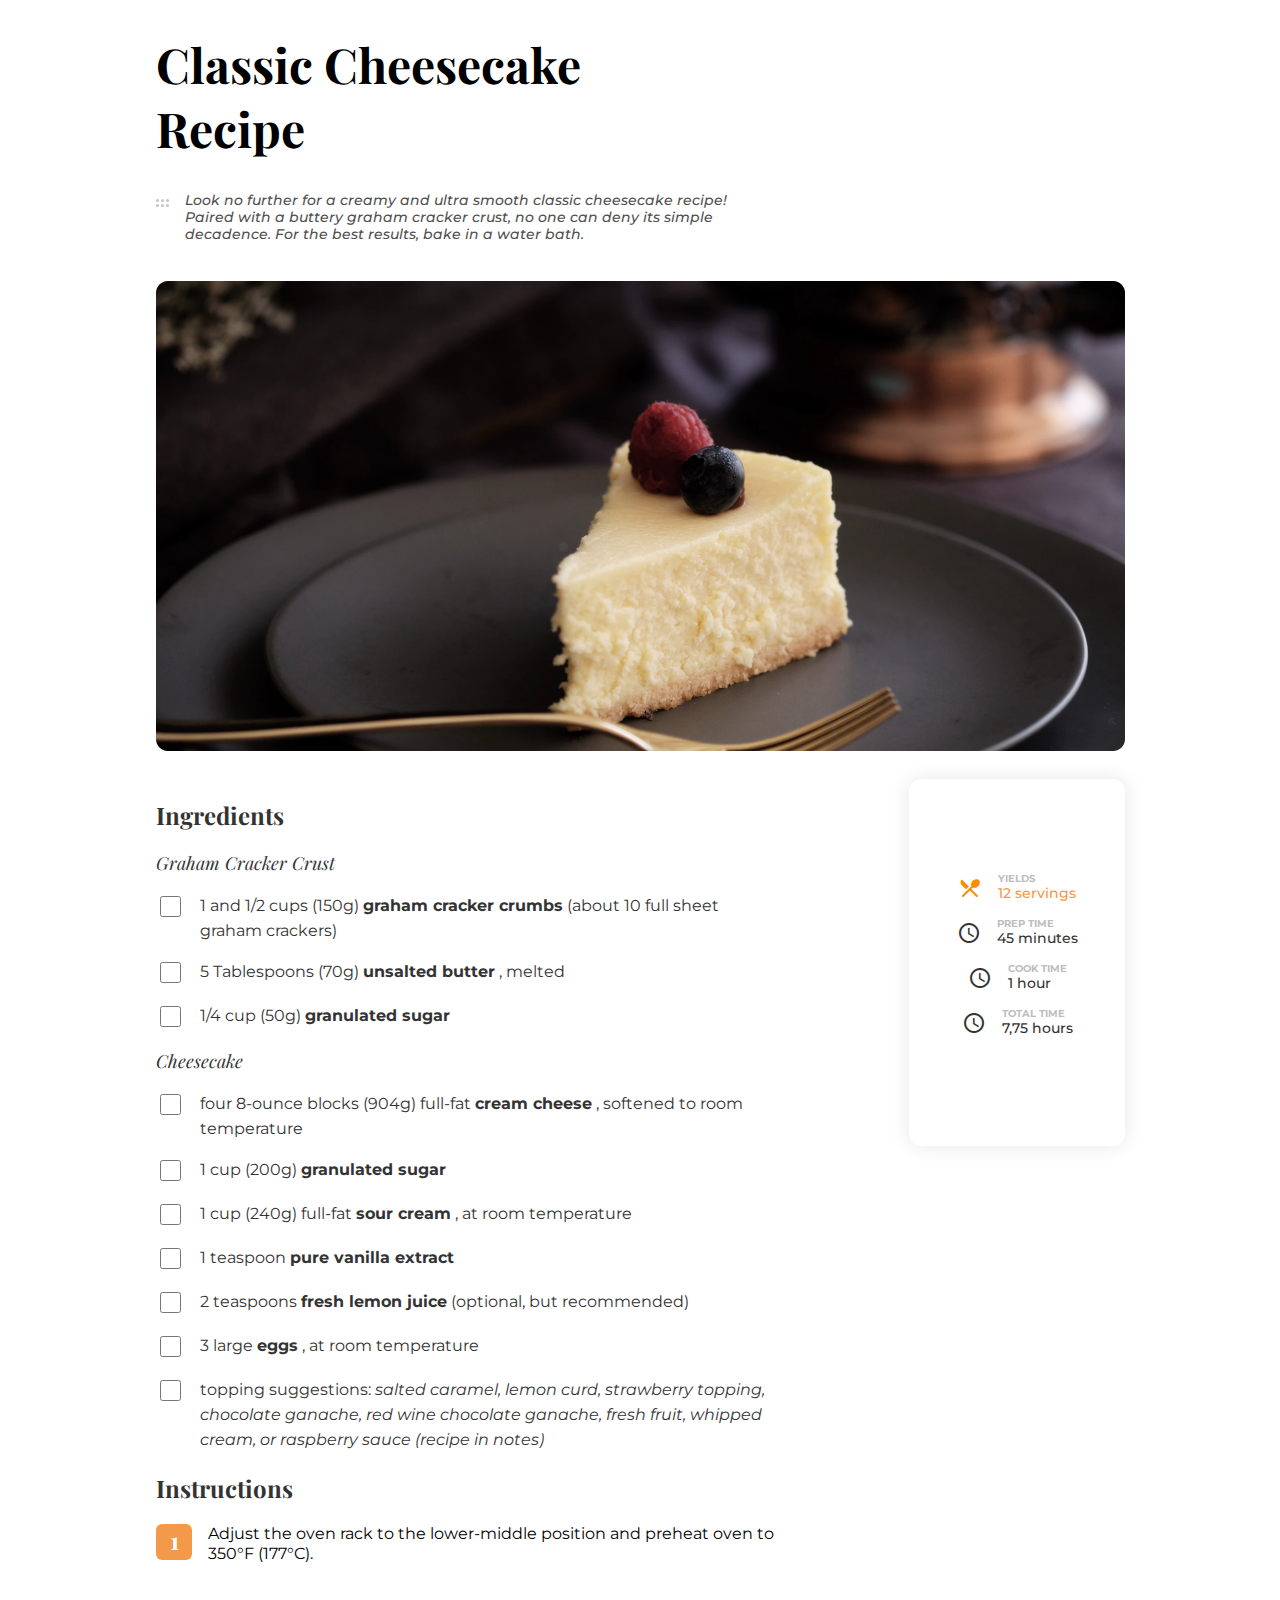
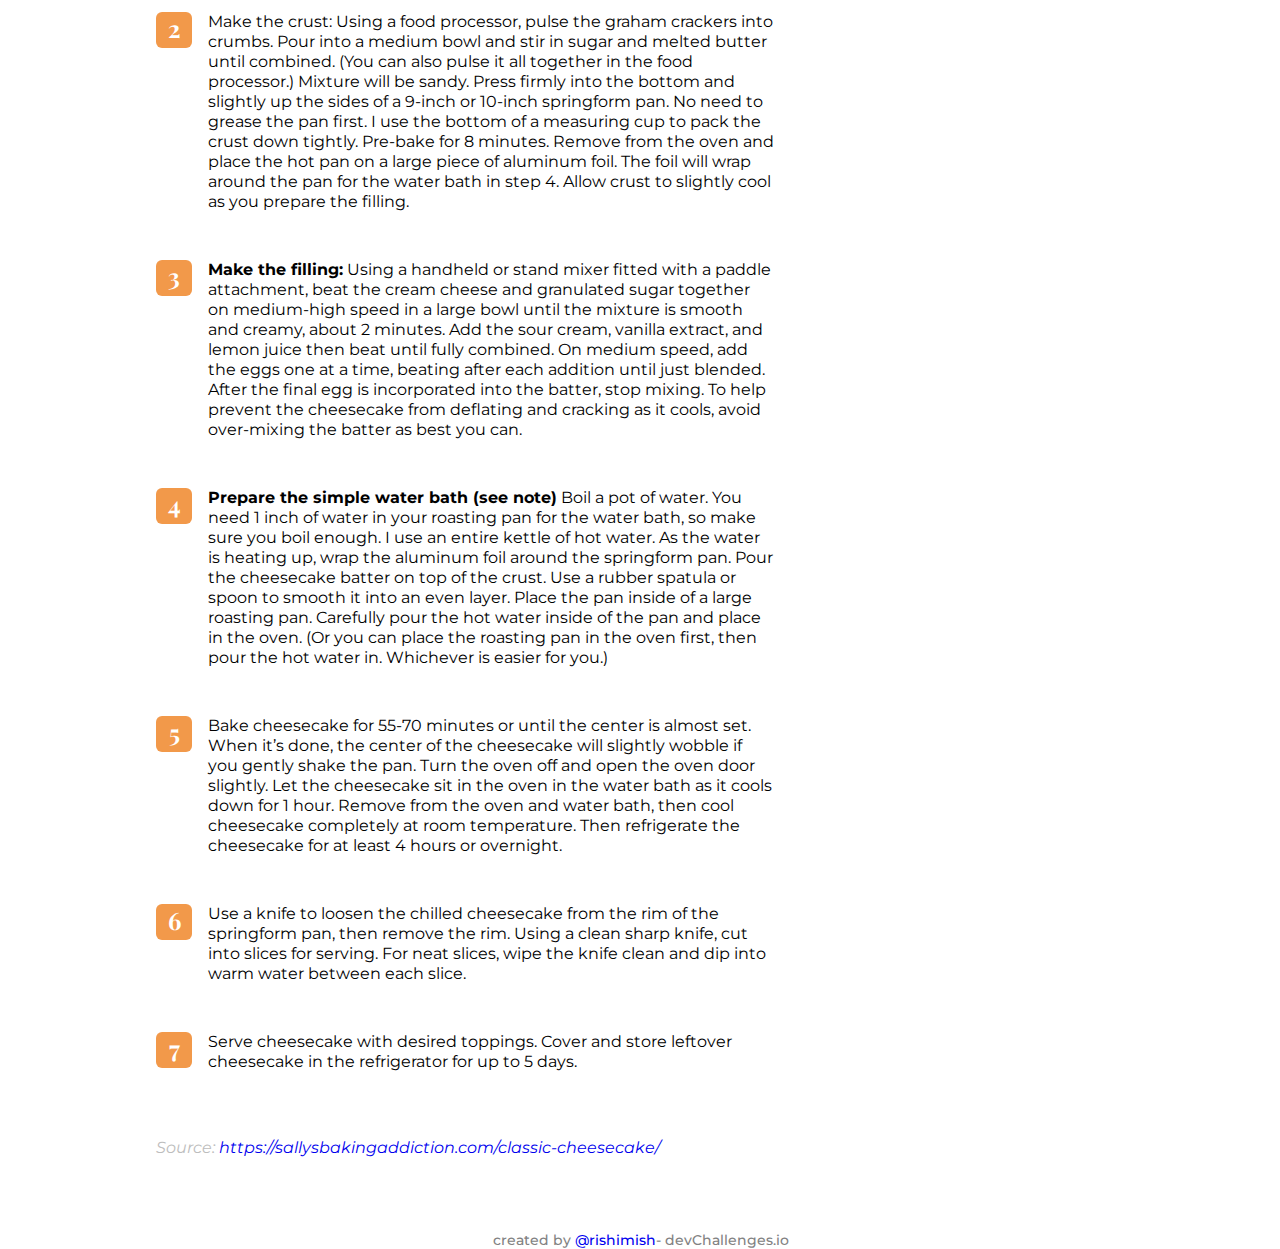
<file: index.html>
<!DOCTYPE html>
<html lang="en">
  <head>
    <meta charset="UTF-8" />
    <meta http-equiv="X-UA-Compatible" content="IE=edge" />
    <meta name="viewport" content="width=device-width, initial-scale=1.0" />
    <link rel="stylesheet" href="style.css" />
    <link
      href="https://fonts.googleapis.com/icon?family=Material+Icons"
      rel="stylesheet"
    />
    <title>Recipe Blog</title>
  </head>

  <body>
    <header class="header">
      <h1>Classic Cheesecake Recipe</h1>
      <div class="sub-heading">
        <img src="6dots.svg" alt="6dots" class="6-dots" />
        <p class="sub-heading-text">
          Look no further for a creamy and ultra smooth classic cheesecake
          recipe! Paired with a buttery graham cracker crust, no one can deny
          its simple decadence. For the best results, bake in a water bath.
        </p>
      </div>
    </header>
    <div class="main-img">
      <img src="photo1.png" alt="cake img" class="cake-img" />
    </div>
    <div class="sidebar">
      <div class="sidebar-main">
        <span class="material-icons orange600"> restaurant_menu </span>
        <div class="sidebar-sub-text">
          <p class="t1">Yields</p>
          <p class="t2">12 servings</p>
        </div>
      </div>
      <div class="sidebar-sub">
        <div class="sidebar-sub-section">
          <span class="material-icons md-36"> schedule </span>
          <div class="sidebar-sub-text">
            <p class="t1">Prep TIME</p>
            <p class="t2">45 minutes</p>
          </div>
        </div>
        <div class="sidebar-sub-section">
          <span class="material-icons md-36"> schedule </span>
          <div class="sidebar-sub-text">
            <p class="t1">Cook Time</p>
            <p class="t2">1 hour</p>
          </div>
        </div>
        <div class="sidebar-sub-section">
          <span class="material-icons md-36"> schedule </span>
          <div class="sidebar-sub-text">
            <p class="t1">Total Time</p>
            <p class="t2">7,75 hours</p>
          </div>
        </div>
      </div>
    </div>
    <main>
      <div>
        <h2>Ingredients</h2>
        <h3>Graham Cracker Crust</h3>
        <section class="ingredients">
          <div><input type="checkbox" class="checkbox" /></div>
          <p class="text">
            1 and 1/2 cups (150g) <strong>graham cracker crumbs</strong> (about
            10 full sheet graham crackers)
          </p>
        </section>
        <section class="ingredients">
          <div><input type="checkbox" class="checkbox" /></div>
          <p class="text">
            5 Tablespoons (70g) <strong>unsalted butter</strong> , melted
          </p>
        </section>
        <section class="ingredients">
          <div><input type="checkbox" class="checkbox" /></div>
          <p class="text">1/4 cup (50g) <strong>granulated sugar</strong></p>
        </section>

        <h3>Cheesecake</h3>
        <section class="ingredients">
          <div><input type="checkbox" class="checkbox" /></div>
          <p class="text">
            four 8-ounce blocks (904g) full-fat <strong>cream cheese</strong> ,
            softened to room temperature
          </p>
        </section>
        <section class="ingredients">
          <div><input type="checkbox" class="checkbox" /></div>
          <p class="text">1 cup (200g) <strong>granulated sugar</strong></p>
        </section>
        <section class="ingredients">
          <div><input type="checkbox" class="checkbox" /></div>
          <p class="text">
            1 cup (240g) full-fat <strong>sour cream</strong> , at room
            temperature
          </p>
        </section>
        <section class="ingredients">
          <div><input type="checkbox" class="checkbox" /></div>
          <p class="text">1 teaspoon <strong> pure vanilla extract</strong></p>
        </section>
        <section class="ingredients">
          <div><input type="checkbox" class="checkbox" /></div>
          <p class="text">
            2 teaspoons <strong>fresh lemon juice</strong> (optional, but
            recommended)
          </p>
        </section>
        <section class="ingredients">
          <div><input type="checkbox" class="checkbox" /></div>
          <p class="text">
            3 large <strong>eggs</strong> , at room temperature
          </p>
        </section>
        <section class="ingredients">
          <div><input type="checkbox" class="checkbox" /></div>
          <p class="text">
            topping suggestions:
            <i
              >salted caramel, lemon curd, strawberry topping, chocolate
              ganache, red wine chocolate ganache, fresh fruit, whipped cream,
              or raspberry sauce (recipe in notes)
            </i>
          </p>
        </section>
      </div>
      <div>
        <h2>Instructions</h2>
        <section class="instructions">
          <div class="box"><span class="num">1</span></div>
          <p class="text">
            Adjust the oven rack to the lower-middle position and preheat oven
            to 350°F (177°C).
          </p>
        </section>
        <section class="instructions">
          <div class="box"><span class="num">2</span></div>
          <p class="text">
            Make the crust: Using a food processor, pulse the graham crackers
            into crumbs. Pour into a medium bowl and stir in sugar and melted
            butter until combined. (You can also pulse it all together in the
            food processor.) Mixture will be sandy. Press firmly into the bottom
            and slightly up the sides of a 9-inch or 10-inch springform pan. No
            need to grease the pan first. I use the bottom of a measuring cup to
            pack the crust down tightly. Pre-bake for 8 minutes. Remove from the
            oven and place the hot pan on a large piece of aluminum foil. The
            foil will wrap around the pan for the water bath in step 4. Allow
            crust to slightly cool as you prepare the filling.
          </p>
        </section>
        <section class="instructions">
          <div class="box"><span class="num">3</span></div>
          <p class="text">
            <strong>Make the filling:</strong> Using a handheld or stand mixer
            fitted with a paddle attachment, beat the cream cheese and
            granulated sugar together on medium-high speed in a large bowl until
            the mixture is smooth and creamy, about 2 minutes. Add the sour
            cream, vanilla extract, and lemon juice then beat until fully
            combined. On medium speed, add the eggs one at a time, beating after
            each addition until just blended. After the final egg is
            incorporated into the batter, stop mixing. To help prevent the
            cheesecake from deflating and cracking as it cools, avoid
            over-mixing the batter as best you can.
          </p>
        </section>
        <section class="instructions">
          <div class="box"><span class="num">4</span></div>
          <p class="text">
            <strong>Prepare the simple water bath (see note)</strong> Boil a pot
            of water. You need 1 inch of water in your roasting pan for the
            water bath, so make sure you boil enough. I use an entire kettle of
            hot water. As the water is heating up, wrap the aluminum foil around
            the springform pan. Pour the cheesecake batter on top of the crust.
            Use a rubber spatula or spoon to smooth it into an even layer. Place
            the pan inside of a large roasting pan. Carefully pour the hot water
            inside of the pan and place in the oven. (Or you can place the
            roasting pan in the oven first, then pour the hot water in.
            Whichever is easier for you.)
          </p>
        </section>
        <section class="instructions">
          <div class="box"><span class="num">5</span></div>
          <p class="text">
            Bake cheesecake for 55-70 minutes or until the center is almost set.
            When it’s done, the center of the cheesecake will slightly wobble if
            you gently shake the pan. Turn the oven off and open the oven door
            slightly. Let the cheesecake sit in the oven in the water bath as it
            cools down for 1 hour. Remove from the oven and water bath, then
            cool cheesecake completely at room temperature. Then refrigerate the
            cheesecake for at least 4 hours or overnight.
          </p>
        </section>
        <section class="instructions">
          <div class="box"><span class="num">6</span></div>
          <p class="text">
            Use a knife to loosen the chilled cheesecake from the rim of the
            springform pan, then remove the rim. Using a clean sharp knife, cut
            into slices for serving. For neat slices, wipe the knife clean and
            dip into warm water between each slice.
          </p>
        </section>
        <section class="instructions">
          <div class="box"><span class="num">7</span></div>
          <p class="text">
            Serve cheesecake with desired toppings. Cover and store leftover
            cheesecake in the refrigerator for up to 5 days.
          </p>
        </section>
        <section class="instructions">
          <p class="last-text">
            Source:<a
              href="https://sallysbakingaddiction.com/classic-cheesecake/"
              target="_blank"
            >
              https://sallysbakingaddiction.com/classic-cheesecake/</a
            >
          </p>
        </section>
      </div>
    </main>

    <footer>
      created by
      <a href="https://github.com/rishimish" target="_blank">@rishimish</a>-
      devChallenges.io
    </footer>
  </body>
</html>
</file>
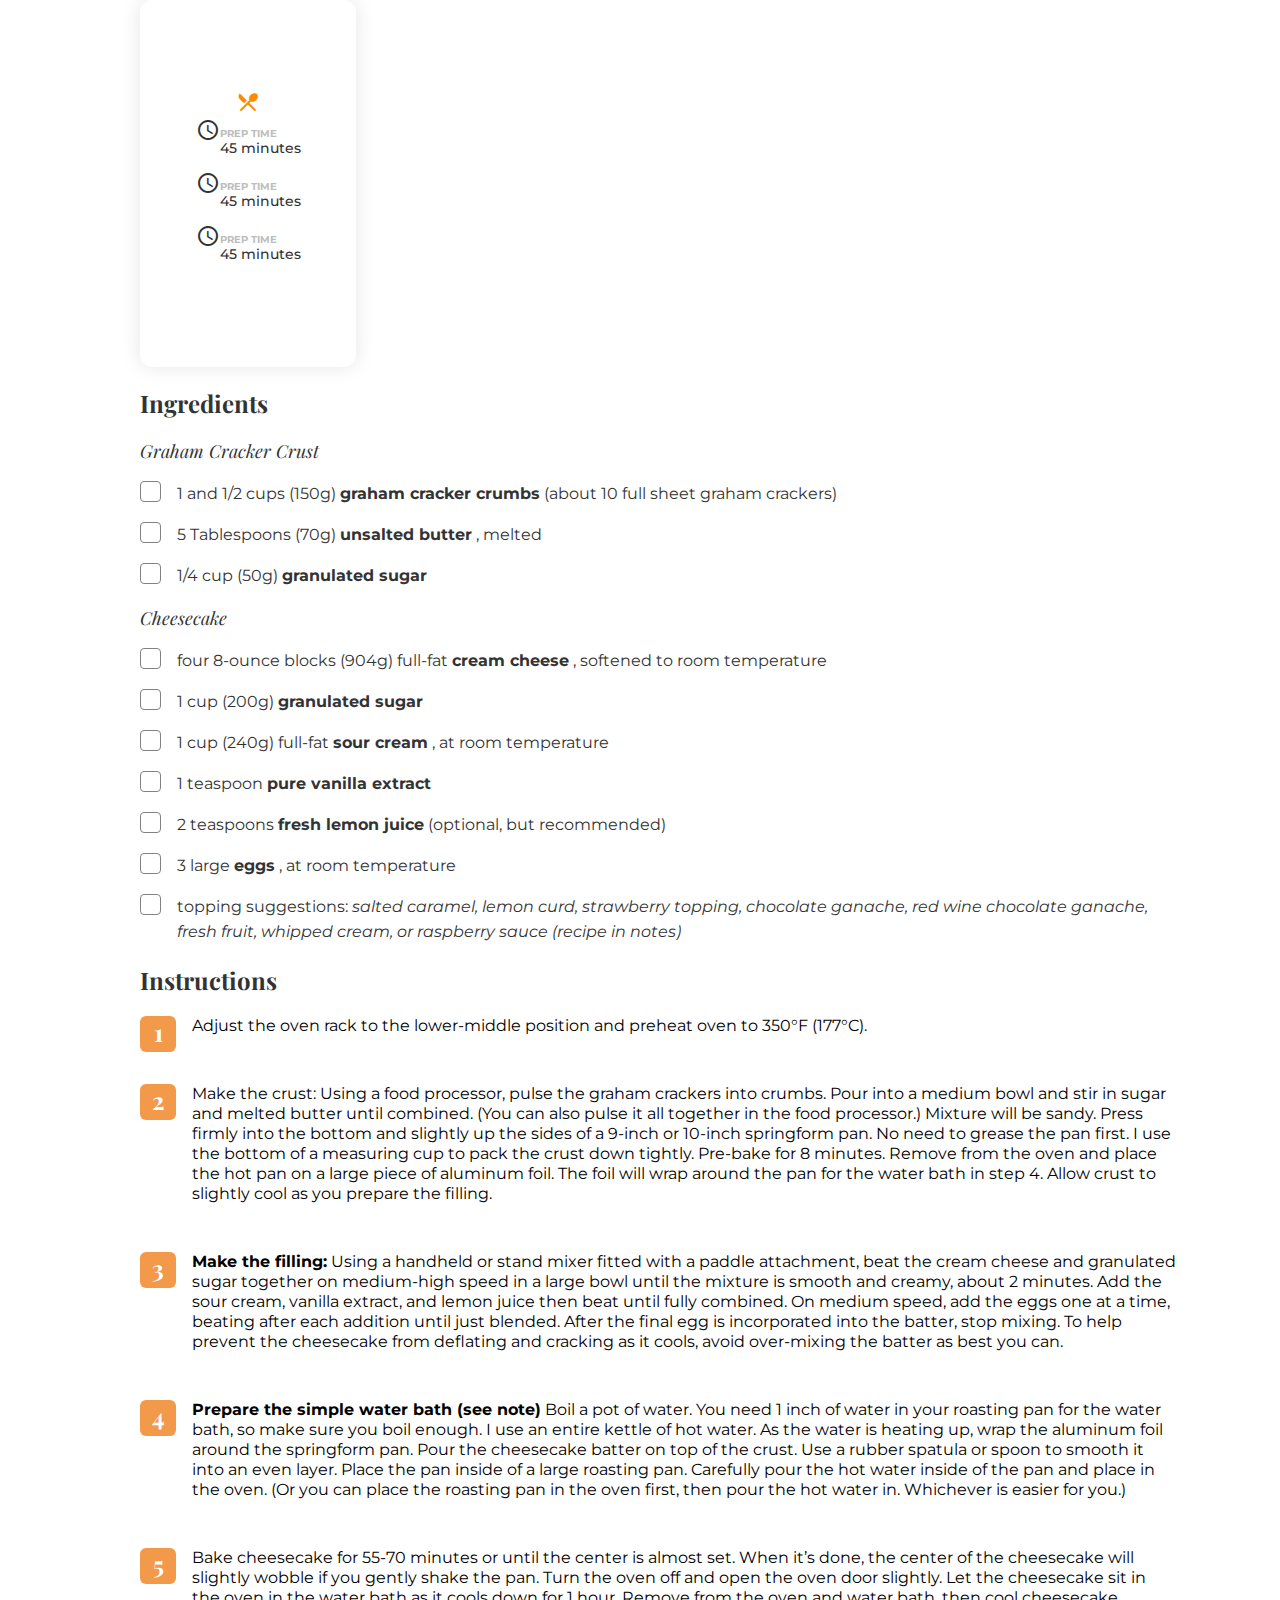
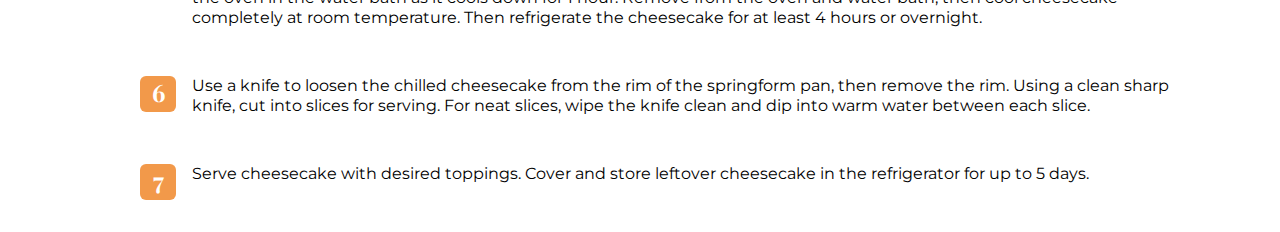
<file: sections.html>
<!DOCTYPE html>
<html lang="en">
  <head>
    <meta charset="UTF-8" />
    <meta http-equiv="X-UA-Compatible" content="IE=edge" />
    <meta name="viewport" content="width=device-width, initial-scale=1.0" />
    <link rel="stylesheet" href="sections.css" />
    <link
      href="https://fonts.googleapis.com/icon?family=Material+Icons"
      rel="stylesheet"
    />
    <title>sections</title>
  </head>

  <body>
    <div class="sidebar">
      <div class="sidebar-main">
        <span class="material-icons orange600"> restaurant_menu </span>
      </div>

      <div class="sidebar-sub-section">
        <span class="material-icons md-36"> schedule </span>
        <div class="sidebar-sub-text">
          <p class="t1">Prep TIME</p>
          <p class="t2">45 minutes</p>
        </div>
      </div>
      <div class="sidebar-sub-section">
        <span class="material-icons md-36"> schedule </span>
        <div class="sidebar-sub-text">
          <p class="t1">Prep TIME</p>
          <p class="t2">45 minutes</p>
        </div>
      </div>
      <div class="sidebar-sub-section">
        <span class="material-icons md-36"> schedule </span>
        <div class="sidebar-sub-text">
          <p class="t1">Prep TIME</p>
          <p class="t2">45 minutes</p>
        </div>
      </div>
    </div>
    <div>
      <h2>Ingredients</h2>
      <h3>Graham Cracker Crust</h3>
      <section class="ingredients">
        <div class="checkbox"></div>
        <p class="text">
          1 and 1/2 cups (150g) <strong>graham cracker crumbs</strong> (about 10
          full sheet graham crackers)
        </p>
      </section>
      <section class="ingredients">
        <div class="checkbox"></div>
        <p class="text">
          5 Tablespoons (70g) <strong>unsalted butter</strong> , melted
        </p>
      </section>
      <section class="ingredients">
        <div class="checkbox"></div>
        <p class="text">1/4 cup (50g) <strong>granulated sugar</strong></p>
      </section>

      <h3>Cheesecake</h3>
      <section class="ingredients">
        <div class="checkbox"></div>
        <p class="text">
          four 8-ounce blocks (904g) full-fat <strong>cream cheese</strong> ,
          softened to room temperature
        </p>
      </section>
      <section class="ingredients">
        <div class="checkbox"></div>
        <p class="text">1 cup (200g) <strong>granulated sugar</strong></p>
      </section>
      <section class="ingredients">
        <div class="checkbox"></div>
        <p class="text">
          1 cup (240g) full-fat <strong>sour cream</strong> , at room
          temperature
        </p>
      </section>
      <section class="ingredients">
        <div class="checkbox"></div>
        <p class="text">1 teaspoon <strong> pure vanilla extract</strong></p>
      </section>
      <section class="ingredients">
        <div class="checkbox"></div>
        <p class="text">
          2 teaspoons <strong>fresh lemon juice</strong> (optional, but
          recommended)
        </p>
      </section>
      <section class="ingredients">
        <div class="checkbox"></div>
        <p class="text">3 large <strong>eggs</strong> , at room temperature</p>
      </section>
      <section class="ingredients">
        <div class="checkbox"></div>
        <p class="text">
          topping suggestions:
          <i
            >salted caramel, lemon curd, strawberry topping, chocolate ganache,
            red wine chocolate ganache, fresh fruit, whipped cream, or raspberry
            sauce (recipe in notes)
          </i>
        </p>
      </section>
    </div>
    <div>
      <h2>Instructions</h2>
      <section class="instructions">
        <div class="box"><span class="num">1</span></div>
        <p class="text">
          Adjust the oven rack to the lower-middle position and preheat oven to
          350°F (177°C).
        </p>
      </section>
      <section class="instructions">
        <div class="box"><span class="num">2</span></div>
        <p class="text">
          Make the crust: Using a food processor, pulse the graham crackers into
          crumbs. Pour into a medium bowl and stir in sugar and melted butter
          until combined. (You can also pulse it all together in the food
          processor.) Mixture will be sandy. Press firmly into the bottom and
          slightly up the sides of a 9-inch or 10-inch springform pan. No need
          to grease the pan first. I use the bottom of a measuring cup to pack
          the crust down tightly. Pre-bake for 8 minutes. Remove from the oven
          and place the hot pan on a large piece of aluminum foil. The foil will
          wrap around the pan for the water bath in step 4. Allow crust to
          slightly cool as you prepare the filling.
        </p>
      </section>
      <section class="instructions">
        <div class="box"><span class="num">3</span></div>
        <p class="text">
          <strong>Make the filling:</strong> Using a handheld or stand mixer
          fitted with a paddle attachment, beat the cream cheese and granulated
          sugar together on medium-high speed in a large bowl until the mixture
          is smooth and creamy, about 2 minutes. Add the sour cream, vanilla
          extract, and lemon juice then beat until fully combined. On medium
          speed, add the eggs one at a time, beating after each addition until
          just blended. After the final egg is incorporated into the batter,
          stop mixing. To help prevent the cheesecake from deflating and
          cracking as it cools, avoid over-mixing the batter as best you can.
        </p>
      </section>
      <section class="instructions">
        <div class="box"><span class="num">4</span></div>
        <p class="text">
          <strong>Prepare the simple water bath (see note)</strong> Boil a pot
          of water. You need 1 inch of water in your roasting pan for the water
          bath, so make sure you boil enough. I use an entire kettle of hot
          water. As the water is heating up, wrap the aluminum foil around the
          springform pan. Pour the cheesecake batter on top of the crust. Use a
          rubber spatula or spoon to smooth it into an even layer. Place the pan
          inside of a large roasting pan. Carefully pour the hot water inside of
          the pan and place in the oven. (Or you can place the roasting pan in
          the oven first, then pour the hot water in. Whichever is easier for
          you.)
        </p>
      </section>
      <section class="instructions">
        <div class="box"><span class="num">5</span></div>
        <p class="text">
          Bake cheesecake for 55-70 minutes or until the center is almost set.
          When it’s done, the center of the cheesecake will slightly wobble if
          you gently shake the pan. Turn the oven off and open the oven door
          slightly. Let the cheesecake sit in the oven in the water bath as it
          cools down for 1 hour. Remove from the oven and water bath, then cool
          cheesecake completely at room temperature. Then refrigerate the
          cheesecake for at least 4 hours or overnight.
        </p>
      </section>
      <section class="instructions">
        <div class="box"><span class="num">6</span></div>
        <p class="text">
          Use a knife to loosen the chilled cheesecake from the rim of the
          springform pan, then remove the rim. Using a clean sharp knife, cut
          into slices for serving. For neat slices, wipe the knife clean and dip
          into warm water between each slice.
        </p>
      </section>
      <section class="instructions">
        <div class="box"><span class="num">7</span></div>
        <p class="text">
          Serve cheesecake with desired toppings. Cover and store leftover
          cheesecake in the refrigerator for up to 5 days.
        </p>
      </section>
    </div>
  </body>
</html>
</file>
<file: style.css>
@import url('https://fonts.googleapis.com/css2?family=Montserrat:ital,wght@0,400;0,500;0,700;1,500&family=Playfair+Display:ital,wght@0,400;0,700;1,400&display=swap');

* {
    box-sizing: border-box;
}

body {
    font-family: Montserrat;
    color: #333;
    margin: 0 auto;
    padding-left: 1rem;
    padding-right: 1rem;
    max-width: 1000px;
    display: grid;
    height: 100vh;

    grid-template-rows: auto auto auto 1fr auto;
    gap: 24px;
}


h1 {
    font-family: Playfair Display;
    font-style: normal;
    font-weight: bold;
    font-size: 48px;
    line-height: 64px;

    /* identical to box height */

    color: #000000;


}

h2 {
    font-family: Playfair Display;
    font-style: normal;
    font-weight: bold;
    font-size: 24px;
    line-height: 32px;

    /* identical to box height */

    /* Gray 1 */
    color: #333333;
}

h3 {
    font-family: Playfair Display;
    font-style: italic;
    font-weight: normal;
    font-size: 18px;
    line-height: 24px;

    /* identical to box height */

    /* Gray 1 */
    color: #333333;
}

.sub-heading {
    display: -webkit-box;
}

.sub-heading-text {
    margin-top: 0;
    margin-left: 1rem;
    font-family: Montserrat;
    font-style: italic;
    font-weight: 500;
    font-size: 14px;
    line-height: 17px;

    /* Gray 2 */
    color: #4F4F4F;
}

.main-img .cake-img {
    width: 969px;
    height: 470px;
}

.material-icons {
    margin-top: 1%;
}

.material-icons.md36 {
    font-size: 36px;
}

.material-icons.orange600 {
    color: #FB8C00;
}



.sidebar .sidebar-main {
    display: flex;
    justify-content: center;
    align-items: center;
    margin-bottom: 1rem;
    /* margin-left: 1rem; */

}

.sidebar .sidebar-sub{
    display: flex;
    

}

.sidebar .sidebar-main .sidebar-sub-text {
    margin-left: 1rem;
}

.sidebar .sidebar-main .sidebar-sub-text .t1 {
    margin: 0;
    padding: 0;

    font-family: Montserrat;
    font-style: normal;
    font-weight: bold;
    font-size: 10px;
    line-height: 12px;
    text-transform: uppercase;

    /* Gray 4 */
    color: #BDBDBD;
}

.sidebar .sidebar-main .sidebar-sub-text .t2 {
    margin: 0;
    padding: 0;

    font-family: Montserrat;
    font-style: normal;
    font-weight: 500;
    font-size: 14px;
    line-height: 17px;

    /* Orange */
    color: #F2994A;


}

.sidebar .sidebar-main{
    display: flex;
    justify-content: flex-start;
}
.sidebar .sidebar-sub{
    display: flex;
    
    

}
.sidebar .sidebar-sub-section {
    display: flex;
        justify-content: center;
        align-items: center;
        /* margin-left: 1rem; */
        margin-right: 1rem;
        
}

.sidebar-sub-section .sidebar-sub-text {
    margin-left: 1rem;
}

.sidebar-sub-section .t1 {
    margin: 0;
    padding: 0;

    font-family: Montserrat;
    font-style: normal;
    font-weight: bold;
    font-size: 10px;
    line-height: 12px;
    text-transform: uppercase;
    /* Gray 4 */
    color: #BDBDBD;

    margin-bottom: 0;


}

.sidebar-sub-section .t2 {
    margin: 0;
    padding: 0;

    font-family: Montserrat;
    font-style: normal;
    font-weight: 500;
    font-size: 14px;
    line-height: 17px;
    /* Gray 1 */
    color: #333333;

    margin-top: 0;

}

.ingredients {
    display: -webkit-box;
    margin-bottom: 1rem;
}

.ingredients .checkbox {
    width: 21px;
    height: 21px;
    border: 1px solid #828282;
    box-sizing: border-box;
    border-radius: 4px;
}

.ingredients .text {

    margin: 0;
    margin-left: 1rem;
    font-family: Montserrat;
    font-style: normal;
    font-weight: normal;
    font-size: 16px;
    line-height: 25px;

    /* or 156% */

    /* Gray 1 */
    color: #333333;
}

.instructions {
    display: -webkit-box;
    margin-bottom: 2rem;

}

.instructions .box {
    margin-top: 0;
    width: 36px;
    height: 36px;
    background: #F2994A;
    border-radius: 6px;
    display: flex;
    justify-content: center;


}


.instructions .box .num {
    color: #FFFFFF;
    font-family: Playfair Display;
    font-style: normal;
    font-weight: bold;
    font-size: 24px;

}

.instructions .text {
    margin-top: 0;
    padding-left: 1rem;
    font-family: Montserrat;
    font-style: normal;
    font-weight: normal;
    font-size: 16px;
    line-height: 20px;
    color: #000000;


}

.instructions .last-text {
    font-family: Montserrat;
    font-style: italic;
    font-weight: normal;
    font-size: 16px;
    line-height: 150%;

    /* Gray 4 */
    color: #BDBDBD;


}


a {
    list-style: none;
    text-decoration: none;
}
footer {
    font-family: Montserrat;
    font-style: normal;
    font-weight: 500;
    font-size: 14px;
    line-height: 17px;
    color: #828282;
    text-align: center;
}

footer a {
    list-style: none;
    text-decoration: none;
}


@media (min-width: 600px) {
    .header {
        grid-column: 1 / 3;

    }

    .main-img {
        grid-column: 1 / 5;
    }

    main {
        grid-column: 1 / 3;
        grid-row: 3 / 4;
    }

    .sidebar {
        grid-column: 4 / 5;
    }

    footer {
        grid-column: 1 / 5;
    }
    .sidebar {
        width: 216px;
        height: 367px;
        background: #FFFFFF;
        box-shadow: 0px 0px 20px rgba(0, 0, 0, 0.1);
        border-radius: 12px;
    
        display: flex;
        flex-direction: column;
        justify-content: center;
        align-items: center;
    }
    
    .sidebar .sidebar-main {
        display: flex;
        justify-content: center;
        align-items: center;
        margin-bottom: 1rem;
    
    }
    
    
    .sidebar .sidebar-sub{
        display: flex;
        flex-direction: column;
    
    }
    .sidebar .sidebar-sub-section {
        display: flex;
        justify-content: center;
        align-items: center;
        margin-bottom: 1rem;
        /* margin-left: 1rem; */
        padding-left: 1rem;
    }
}

@media (max-width :600px) {

    body {
        margin-left: 11px;
        margin-right: 12px;
    }

    h1 {
        font-family: Playfair Display;
        font-style: normal;
        font-weight: bold;
        font-size: 24px;
        line-height: 32px;
        color: #000000;
    }

    .header .sub-heading-text {
        font-family: Montserrat;
        font-style: italic;
        font-weight: 500;
        font-size: 12px;
        line-height: 15px;

        /* Gray 2 */
        color: #4F4F4F;


    }

    .main-img .cake-img {
        width: 352px;
        height: 213.83px;
    }

    .sidebar{
        display: fle;
    }
}
</file>
<file: sections.css>
@import url('https://fonts.googleapis.com/css2?family=Montserrat:ital,wght@0,400;0,500;0,700;1,500&family=Playfair+Display:ital,wght@0,400;0,700;1,400&display=swap');

* {
    box-sizing: border-box;
}

body {
    font-family: Montserrat;
    color: #333;
    margin: 0 auto;
    max-width: 1000px;
}

h2 {
    font-family: Playfair Display;
    font-style: normal;
    font-weight: bold;
    font-size: 24px;
    line-height: 32px;

    /* identical to box height */

    /* Gray 1 */
    color: #333333;
}

h3 {
    font-family: Playfair Display;
    font-style: italic;
    font-weight: normal;
    font-size: 18px;
    line-height: 24px;

    /* identical to box height */

    /* Gray 1 */
    color: #333333;
}

.material-icons{
    margin-top: 1%;
}
.material-icons.md36 { font-size: 36px; }

.material-icons.orange600 {
    color: #FB8C00;
}

.sidebar {
    width: 216px;
    height: 367px;
    background: #FFFFFF;
    box-shadow: 0px 0px 20px rgba(0, 0, 0, 0.1);
    border-radius: 12px;

    display: flex;
    flex-direction: column;
    justify-content: center;
    align-items: center;
}

.sidebar .sidebar-sub-section {
    display: -webkit-box;
    padding: 0;
    margin: 0;
}

.sidebar-sub-section .sidebar-sub-text{
    margin: 0;
    padding: 0;
}
.sidebar-sub-section .t1 {
    font-family: Montserrat;
    font-style: normal;
    font-weight: bold;
    font-size: 10px;
    line-height: 12px;
    text-transform: uppercase;
    /* Gray 4 */
    color: #BDBDBD;

    margin-bottom: 0;


}

.sidebar-sub-section .t2 {
    font-family: Montserrat;
    font-style: normal;
    font-weight: 500;
    font-size: 14px;
    line-height: 17px;
    /* Gray 1 */
    color: #333333;

    margin-top:0;

}

.ingredients {
    display: -webkit-box;
    margin-bottom: 1rem;
}

.ingredients .checkbox {
    width: 21px;
    height: 21px;
    border: 1px solid #828282;
    box-sizing: border-box;
    border-radius: 4px;
}

.ingredients .text {

    margin: 0;
    margin-left: 1rem;
    font-family: Montserrat;
    font-style: normal;
    font-weight: normal;
    font-size: 16px;
    line-height: 25px;

    /* or 156% */

    /* Gray 1 */
    color: #333333;
}

.instructions {
    display: -webkit-box;
    margin-bottom: 2rem;

}

.instructions .box {
    margin-top: 0;
    width: 36px;
    height: 36px;
    background: #F2994A;
    border-radius: 6px;
    display: flex;
    justify-content: center;


}


.instructions .box .num {
    color: #FFFFFF;
    font-family: Playfair Display;
    font-style: normal;
    font-weight: bold;
    font-size: 24px;

}

.instructions .text {
    margin-top: 0;
    padding-left: 1rem;
    font-family: Montserrat;
    font-style: normal;
    font-weight: normal;
    font-size: 16px;
    line-height: 20px;
    color: #000000;


}
</file>
